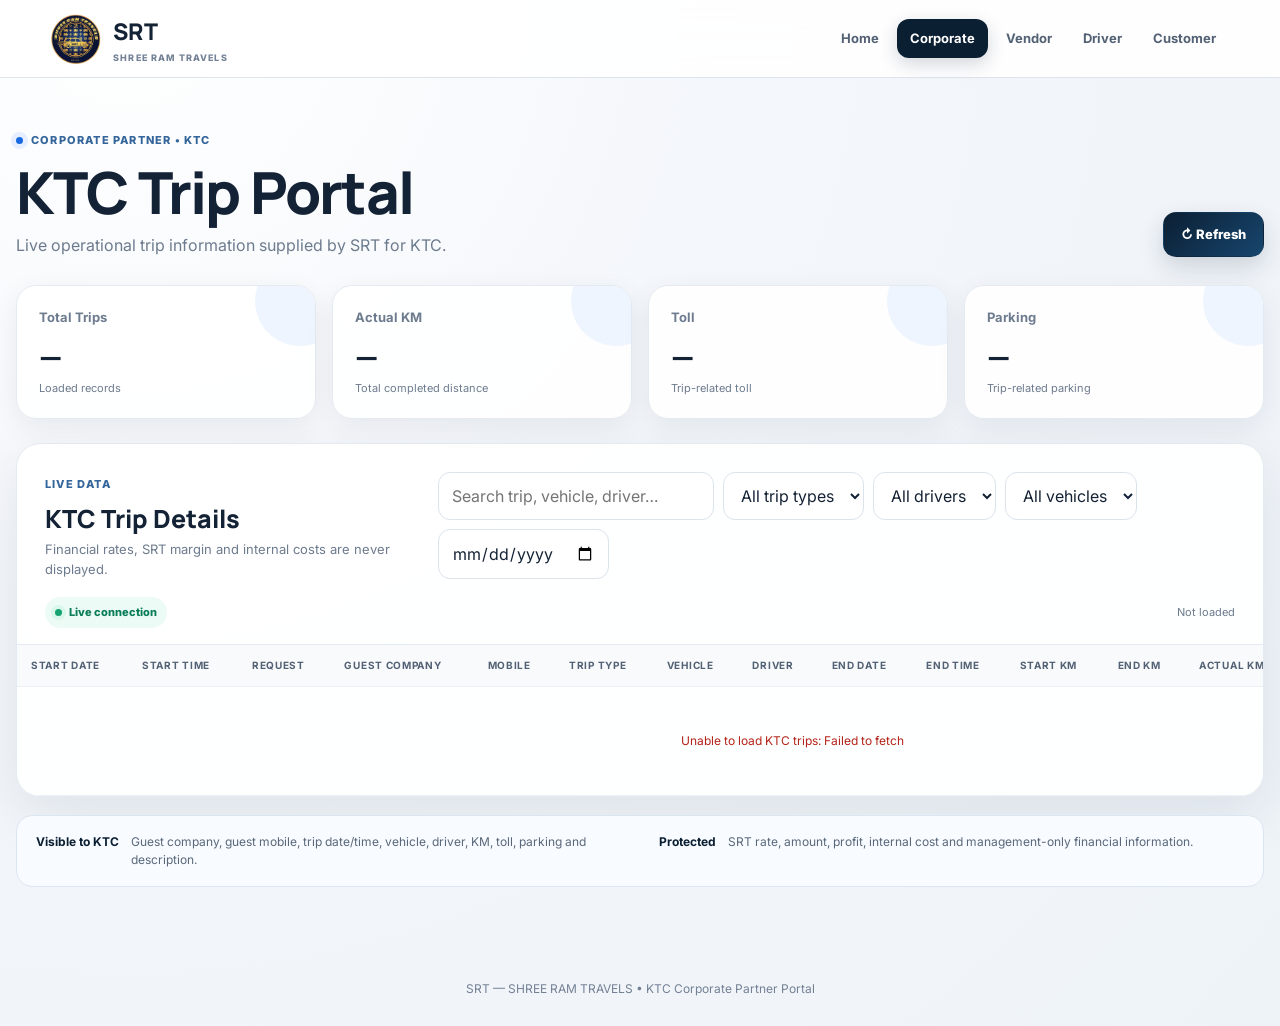
<file: company.html>
<!DOCTYPE html>
<html lang="en"><head><meta charset="UTF-8"><meta name="viewport" content="width=device-width,initial-scale=1">
<title>SRT | KTC Corporate Portal</title><link rel="stylesheet" href="css/style.css"></head>
<body>
<header class="topbar"><a class="brand" href="index.html"><img src="IMG/SRT LOGO.png" alt="SRT Logo"><span><b>SRT</b><small>SHREE RAM TRAVELS</small></span></a><nav><a href="index.html">Home</a><a class="active" href="company.html">Corporate</a><a href="vendor.html">Vendor</a><a href="driver.html">Driver</a><a href="customer.html">Customer</a></nav></header>
<main class="page-shell">
<section class="page-head"><div><div class="eyebrow"><span></span> CORPORATE PARTNER • KTC</div><h1>KTC Trip Portal</h1><p>Live operational trip information supplied by SRT for KTC.</p></div><button class="btn btn-primary" id="refreshBtn" onclick="loadKTCTrips()">↻ Refresh</button></section>
<section class="kpis"><div class="kpi"><span>Total Trips</span><strong id="cTrips">—</strong><small>Loaded records</small></div><div class="kpi"><span>Actual KM</span><strong id="cKm">—</strong><small>Total completed distance</small></div><div class="kpi"><span>Toll</span><strong id="cToll">—</strong><small>Trip-related toll</small></div><div class="kpi"><span>Parking</span><strong id="cParking">—</strong><small>Trip-related parking</small></div></section>
<section class="table-card"><div class="section-heading"><div><div class="eyebrow">LIVE DATA</div><h2>KTC Trip Details</h2><p>Financial rates, SRT margin and internal costs are never displayed.</p></div><div class="table-tools">
<input id="searchBox" type="search" placeholder="Search trip, vehicle, driver…">
<select id="typeFilter"><option value="">All trip types</option></select>
<select id="driverFilter"><option value="">All drivers</option></select>
<select id="vehicleFilter"><option value="">All vehicles</option></select>
<input id="dateFilter" type="date" aria-label="Filter by start date">
</div></div>
<div class="status-line"><span class="status-pill"><i></i> Live connection</span><span id="lastUpdated">Not loaded</span></div>
<div class="table-wrap"><table><thead><tr><th>Start Date</th><th>Start Time</th><th>Request</th><th>Guest Company</th><th>Mobile</th><th>Trip Type</th><th>Vehicle</th><th>Driver</th><th>End Date</th><th>End Time</th><th>Start KM</th><th>End KM</th><th>Actual KM</th><th>Toll</th><th>Parking</th><th>Description</th></tr></thead><tbody id="ktcBody"><tr><td colspan="16" class="empty">Press Refresh to load KTC trips.</td></tr></tbody></table></div></section>
<div class="notice"><b>Visible to KTC</b><span>Guest company, guest mobile, trip date/time, vehicle, driver, KM, toll, parking and description.</span><b>Protected</b><span>SRT rate, amount, profit, internal cost and management-only financial information.</span></div>
</main><footer>SRT — SHREE RAM TRAVELS <span>•</span> KTC Corporate Partner Portal</footer>
<script>
const API_URL='https://script.google.com/macros/s/AKfycbybgbOi9o91Q77ujLQnb5NOYYT-Zs_OhJevqTxl6trv7omlDxn_yP2Td0UQ_GIilWtsBg/exec';
let allRows=[];
const num=v=>Number(String(v??'').replace(/[^0-9.-]/g,''))||0;
const money=v=>'₹'+num(v).toLocaleString('en-IN',{maximumFractionDigits:0});
const val=(r,...keys)=>{for(const k of keys){if(r[k]!==undefined&&r[k]!==null&&String(r[k]).trim()!=='')return r[k]}return '-'};
function fillSelect(id, label, values){const s=document.getElementById(id),old=s.value;const vals=[...new Set(values.filter(x=>x&&x!=='-'))].sort();s.innerHTML='<option value="">All '+label+'</option>'+vals.map(x=>`<option>${x}</option>`).join('');if(vals.includes(old))s.value=old;}
function populateTypes(rows){
 fillSelect('typeFilter','trip types',rows.map(r=>val(r,'TRIP TYPE')));
 fillSelect('driverFilter','drivers',rows.map(r=>val(r,'DRIVER')));
 fillSelect('vehicleFilter','vehicles',rows.map(r=>val(r,'CAR','VEHICLE')));
}
function render(){
 const q=document.getElementById('searchBox').value.toLowerCase().trim();
 const type=document.getElementById('typeFilter').value;
 const driver=document.getElementById('driverFilter').value;
 const vehicle=document.getElementById('vehicleFilter').value;
 const date=document.getElementById('dateFilter').value;

 const rows=allRows.filter(r=>{
  const text=Object.values(r).join(' ').toLowerCase();
  const d=String(val(r,'Start Date')).trim();
  const iso=d.match(/^(\d{2})\/(\d{2})\/(\d{4})$/);
  const normalized=iso?`${iso[3]}-${iso[2]}-${iso[1]}`:d;
  return (!q||text.includes(q)) &&
         (!type||val(r,'TRIP TYPE')===type) &&
         (!driver||val(r,'DRIVER')===driver) &&
         (!vehicle||val(r,'CAR','VEHICLE')===vehicle) &&
         (!date||normalized===date);
 });

 // KPI tiles are calculated from the CURRENT filtered/search result, not allRows.
 let km=0, toll=0, parking=0;
 rows.forEach(r=>{
  km += num(r['Actual KM']);
  toll += num(r['Toll']);
  parking += num(r['Parking']);
 });

 document.getElementById('cTrips').textContent=rows.length.toLocaleString('en-IN');
 document.getElementById('cKm').textContent=km.toLocaleString('en-IN');
 document.getElementById('cToll').textContent=money(toll);
 document.getElementById('cParking').textContent=money(parking);

 const body=document.getElementById('ktcBody');
 if(!rows.length){
  body.innerHTML='<tr><td colspan="16" class="empty">No matching KTC trips found.</td></tr>';
  return;
 }

 body.innerHTML=rows.map(r=>`<tr><td>${val(r,'Start Date')}</td><td>${val(r,'Start Time')}</td><td>${val(r,'KTC Rq Num','REQUEST')}</td><td>${val(r,'GUEST COMPANY')}</td><td>${val(r,'GUEST MOBILE')}</td><td><span class="type-chip">${val(r,'TRIP TYPE')}</span></td><td>${val(r,'CAR','VEHICLE')}</td><td>${val(r,'DRIVER')}</td><td>${val(r,'End Date')}</td><td>${val(r,'End Time')}</td><td>${val(r,'Start KM')}</td><td>${val(r,'End KM')}</td><td><b>${val(r,'Actual KM')}</b></td><td>${money(val(r,'Toll'))}</td><td>${money(val(r,'Parking'))}</td><td class="desc">${val(r,'Trip Description','DESCRIPTION')}</td></tr>`).join('');
}
async function loadKTCTrips(){const btn=document.getElementById('refreshBtn');btn.disabled=true;btn.textContent='↻ Loading…'; try{const response=await fetch(API_URL+'?view=corporate&partner=KTC&t='+Date.now(),{cache:'no-store'});const data=await response.json();if(data.error)throw new Error(data.error);allRows=Array.isArray(data.trips)?data.trips:[];populateTypes(allRows);render();document.getElementById('lastUpdated').textContent='Updated '+new Date().toLocaleTimeString('en-IN',{hour:'2-digit',minute:'2-digit'});}catch(e){document.getElementById('ktcBody').innerHTML=`<tr><td colspan="16" class="empty error">Unable to load KTC trips: ${e.message}</td></tr>`}finally{btn.disabled=false;btn.textContent='↻ Refresh'}}
document.getElementById('searchBox').addEventListener('input',render);
document.getElementById('typeFilter').addEventListener('change',render);
document.getElementById('driverFilter').addEventListener('change',render);
document.getElementById('vehicleFilter').addEventListener('change',render);
document.getElementById('dateFilter').addEventListener('change',render);
loadKTCTrips();
</script></body></html>
</file>
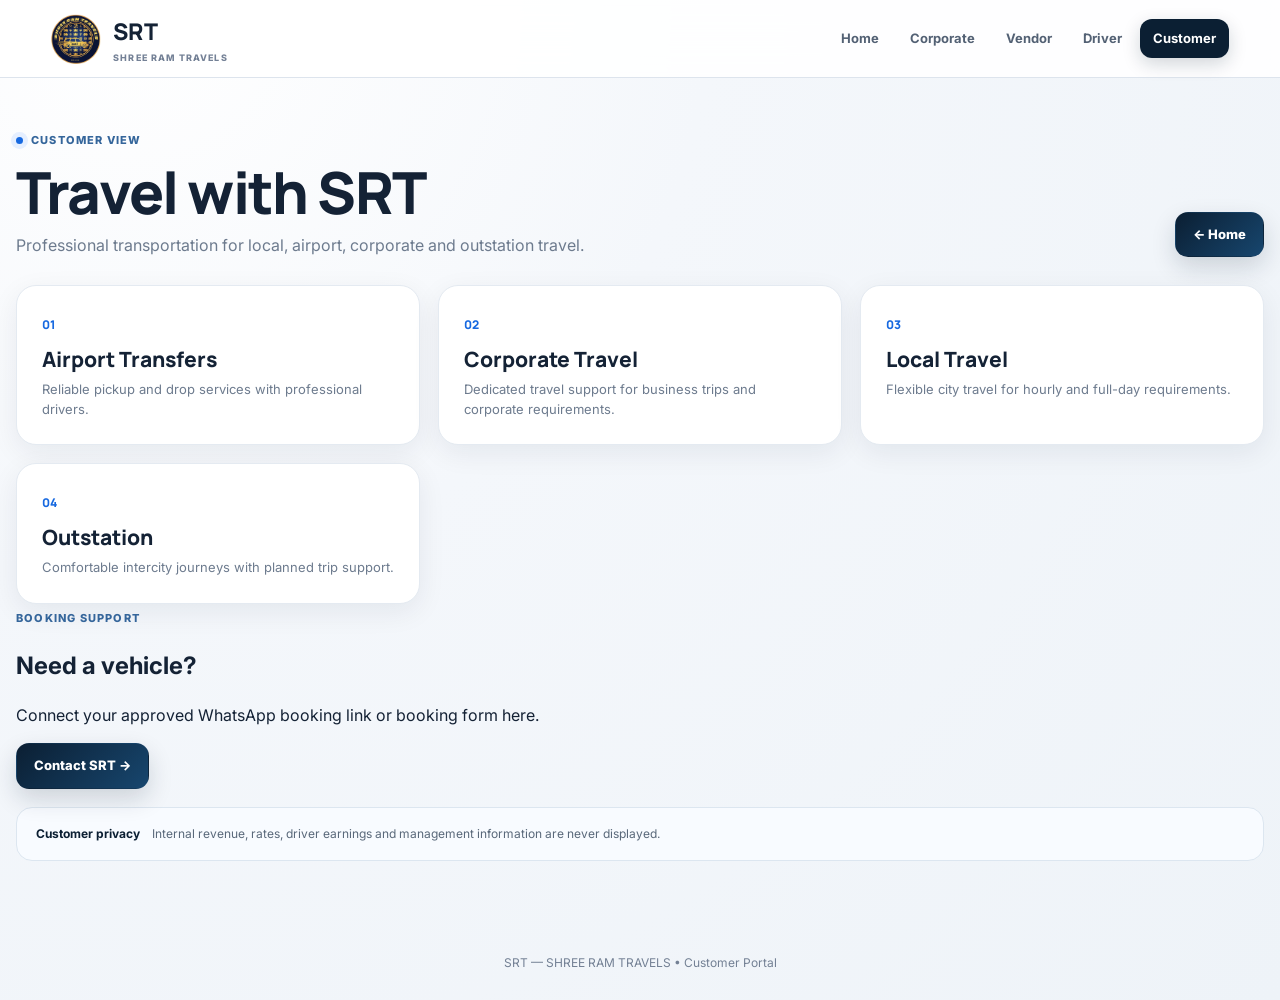
<file: customer.html>
<!DOCTYPE html><html lang="en"><head><meta charset="UTF-8"><meta name="viewport" content="width=device-width,initial-scale=1"><title>SRT | Customer Portal</title><link rel="stylesheet" href="css/style.css"></head><body>
<header class="topbar"><a class="brand" href="index.html"><img src="IMG/SRT LOGO.png" alt="SRT Logo"><span><b>SRT</b><small>SHREE RAM TRAVELS</small></span></a><nav><a href="index.html">Home</a><a href="company.html">Corporate</a><a href="vendor.html">Vendor</a><a href="driver.html">Driver</a><a class="active" href="customer.html">Customer</a></nav></header>
<main class="page-shell"><section class="page-head"><div><div class="eyebrow"><span></span> CUSTOMER VIEW</div><h1>Travel with SRT</h1><p>Professional transportation for local, airport, corporate and outstation travel.</p></div><a class="btn btn-primary" href="index.html">← Home</a></section>
<div class="service-grid"><article class="service-card"><span>01</span><h3>Airport Transfers</h3><p>Reliable pickup and drop services with professional drivers.</p></article><article class="service-card"><span>02</span><h3>Corporate Travel</h3><p>Dedicated travel support for business trips and corporate requirements.</p></article><article class="service-card"><span>03</span><h3>Local Travel</h3><p>Flexible city travel for hourly and full-day requirements.</p></article><article class="service-card"><span>04</span><h3>Outstation</h3><p>Comfortable intercity journeys with planned trip support.</p></article></div>
<section class="cta-card"><div><div class="eyebrow">BOOKING SUPPORT</div><h2>Need a vehicle?</h2><p>Connect your approved WhatsApp booking link or booking form here.</p></div><a class="btn btn-primary" href="index.html">Contact SRT →</a></section>
<div class="notice"><b>Customer privacy</b><span>Internal revenue, rates, driver earnings and management information are never displayed.</span></div></main><footer>SRT — SHREE RAM TRAVELS <span>•</span> Customer Portal</footer></body></html>
</file>
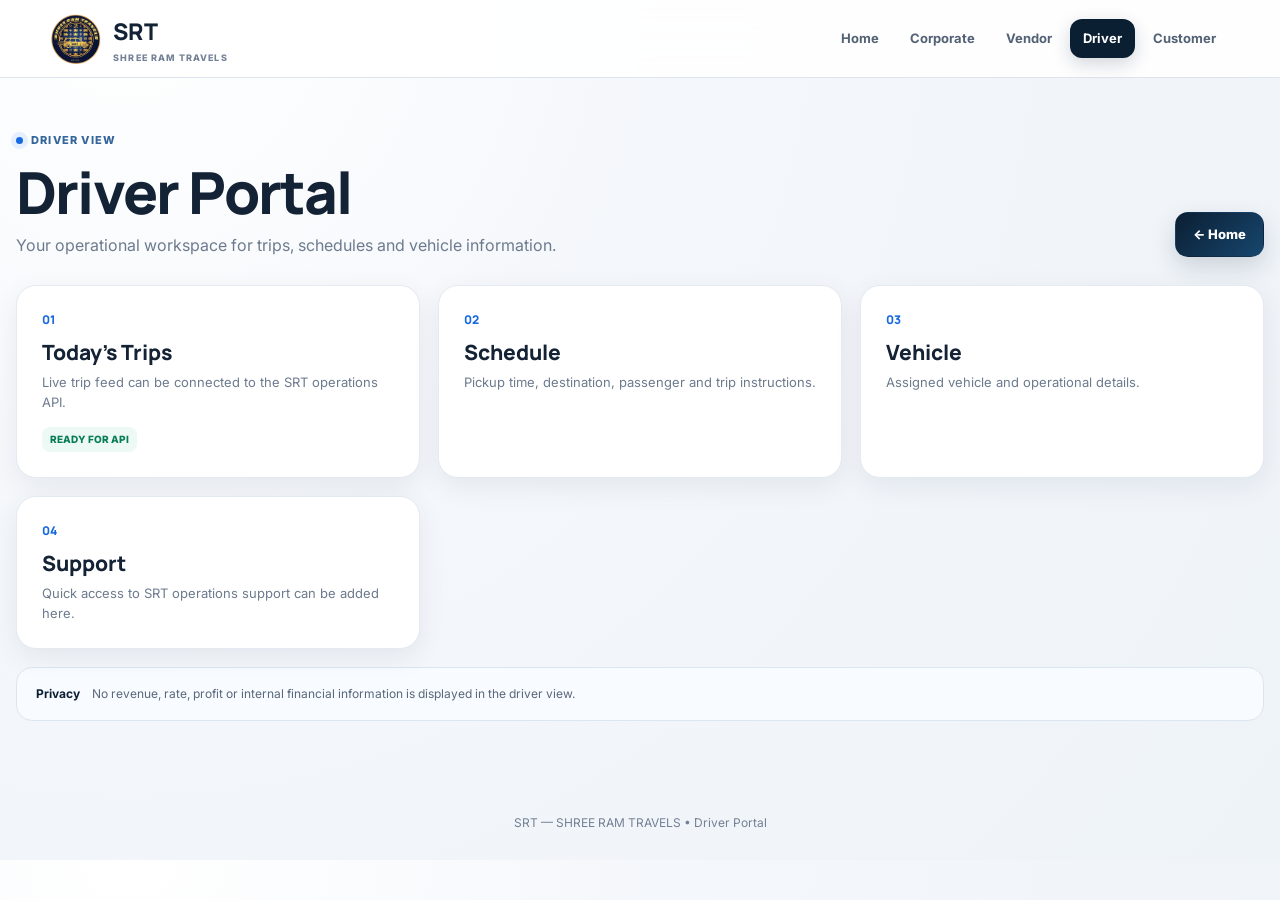
<file: driver.html>
<!DOCTYPE html><html lang="en"><head><meta charset="UTF-8"><meta name="viewport" content="width=device-width,initial-scale=1"><title>SRT | Driver Portal</title><link rel="stylesheet" href="css/style.css"></head><body>
<header class="topbar"><a class="brand" href="index.html"><img src="IMG/SRT LOGO.png" alt="SRT Logo"><span><b>SRT</b><small>SHREE RAM TRAVELS</small></span></a><nav><a href="index.html">Home</a><a href="company.html">Corporate</a><a href="vendor.html">Vendor</a><a class="active" href="driver.html">Driver</a><a href="customer.html">Customer</a></nav></header>
<main class="page-shell"><section class="page-head"><div><div class="eyebrow"><span></span> DRIVER VIEW</div><h1>Driver Portal</h1><p>Your operational workspace for trips, schedules and vehicle information.</p></div><a class="btn btn-primary" href="index.html">← Home</a></section>
<div class="feature-grid"><article class="feature-card highlight"><div class="feature-number">01</div><h3>Today's Trips</h3><p>Live trip feed can be connected to the SRT operations API.</p><span class="soft-label">READY FOR API</span></article><article class="feature-card"><div class="feature-number">02</div><h3>Schedule</h3><p>Pickup time, destination, passenger and trip instructions.</p></article><article class="feature-card"><div class="feature-number">03</div><h3>Vehicle</h3><p>Assigned vehicle and operational details.</p></article><article class="feature-card"><div class="feature-number">04</div><h3>Support</h3><p>Quick access to SRT operations support can be added here.</p></article></div>
<div class="notice"><b>Privacy</b><span>No revenue, rate, profit or internal financial information is displayed in the driver view.</span></div></main><footer>SRT — SHREE RAM TRAVELS <span>•</span> Driver Portal</footer></body></html>
</file>
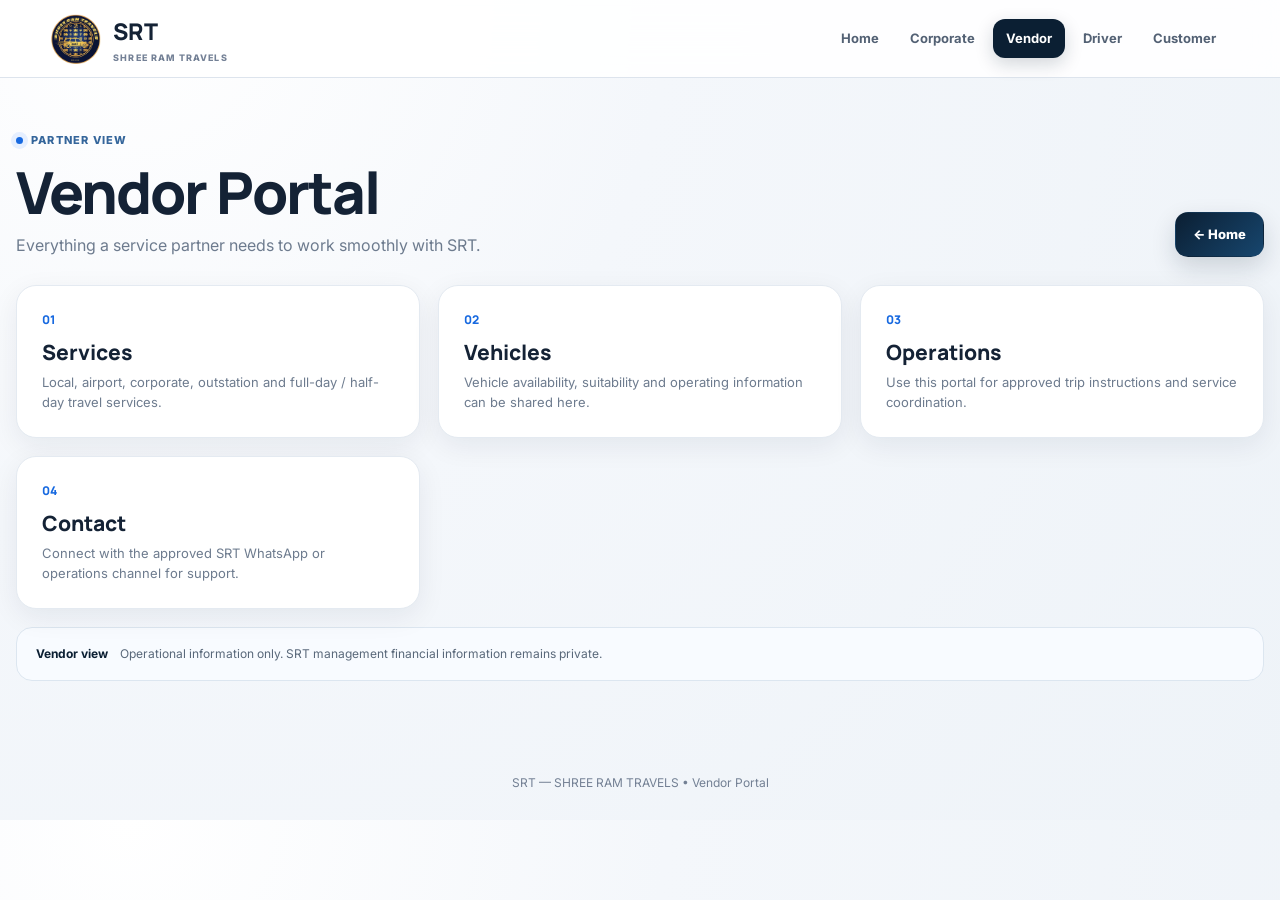
<file: vendor.html>
<!DOCTYPE html><html lang="en"><head><meta charset="UTF-8"><meta name="viewport" content="width=device-width,initial-scale=1"><title>SRT | Vendor Portal</title><link rel="stylesheet" href="css/style.css"></head><body>
<header class="topbar"><a class="brand" href="index.html"><img src="IMG/SRT LOGO.png" alt="SRT Logo"><span><b>SRT</b><small>SHREE RAM TRAVELS</small></span></a><nav><a href="index.html">Home</a><a href="company.html">Corporate</a><a class="active" href="vendor.html">Vendor</a><a href="driver.html">Driver</a><a href="customer.html">Customer</a></nav></header>
<main class="page-shell"><section class="page-head"><div><div class="eyebrow"><span></span> PARTNER VIEW</div><h1>Vendor Portal</h1><p>Everything a service partner needs to work smoothly with SRT.</p></div><a class="btn btn-primary" href="index.html">← Home</a></section>
<div class="feature-grid"><article class="feature-card"><div class="feature-number">01</div><h3>Services</h3><p>Local, airport, corporate, outstation and full-day / half-day travel services.</p></article><article class="feature-card"><div class="feature-number">02</div><h3>Vehicles</h3><p>Vehicle availability, suitability and operating information can be shared here.</p></article><article class="feature-card"><div class="feature-number">03</div><h3>Operations</h3><p>Use this portal for approved trip instructions and service coordination.</p></article><article class="feature-card"><div class="feature-number">04</div><h3>Contact</h3><p>Connect with the approved SRT WhatsApp or operations channel for support.</p></article></div>
<div class="notice"><b>Vendor view</b><span>Operational information only. SRT management financial information remains private.</span></div></main><footer>SRT — SHREE RAM TRAVELS <span>•</span> Vendor Portal</footer></body></html>
</file>
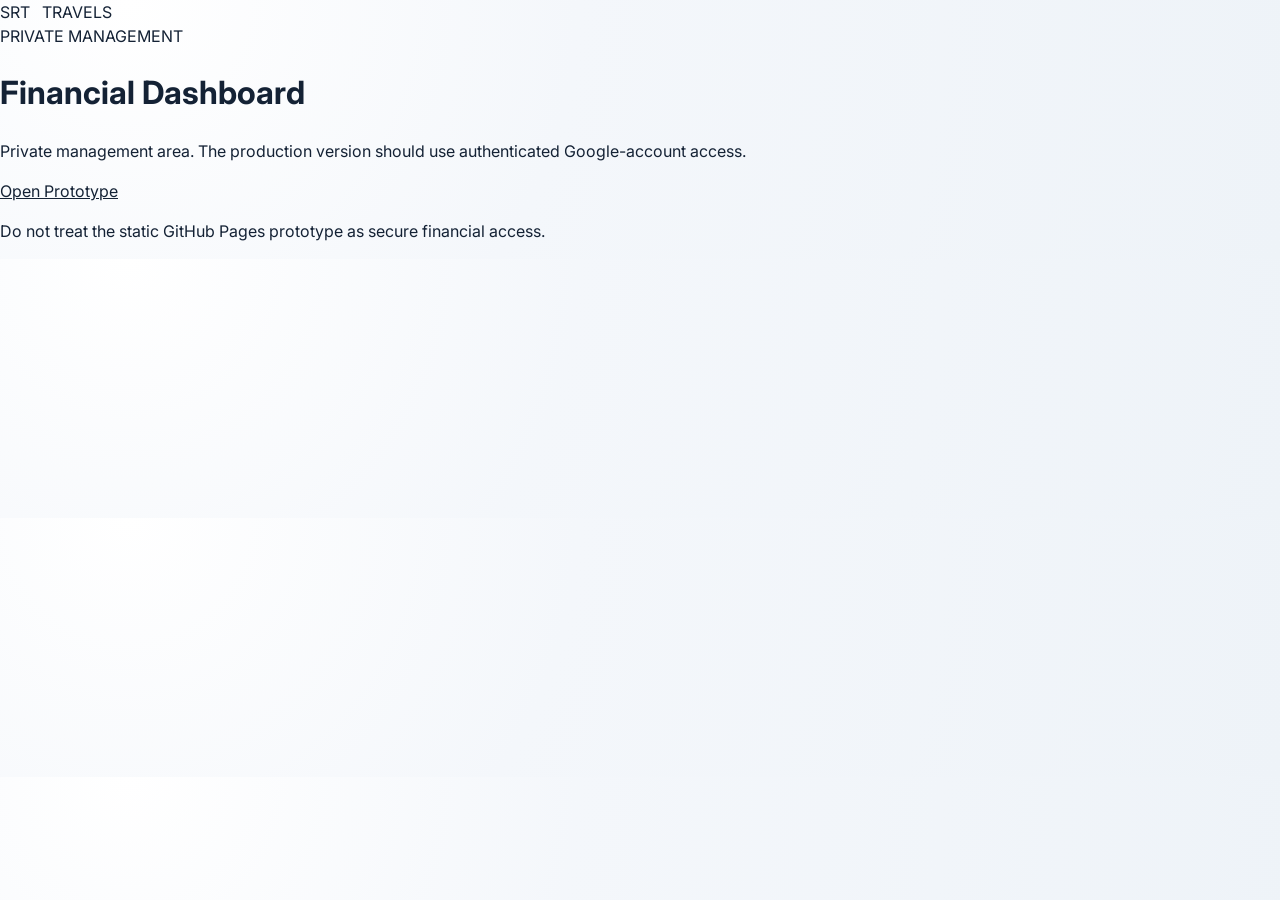
<file: financial/login.html>
<!DOCTYPE html><html><head><meta charset="UTF-8"><meta name="viewport" content="width=device-width,initial-scale=1"><title>SRT — SHREE RAM TRAVELS | Management</title><link rel="stylesheet" href="../css/style.css"></head><body class="center-page"><main class="login-card"><div class="brand">SRT <span>TRAVELS</span></div><div class="badge">PRIVATE MANAGEMENT</div><h1>Financial Dashboard</h1><p>Private management area. The production version should use authenticated Google-account access.</p><a class="primary-btn" href="dashboard.html">Open Prototype</a><p class="small">Do not treat the static GitHub Pages prototype as secure financial access.</p></main></body></html>
</file>
<file: css/style.css>
@import url('https://fonts.googleapis.com/css2?family=Inter:wght@400;500;600;700;800&family=Manrope:wght@600;700;800&display=swap');

:root{
  --navy:#0b1f33;
  --navy2:#102d4a;
  --blue:#1769e0;
  --blue2:#3b82f6;
  --gold:#d7a23a;
  --ink:#142235;
  --muted:#6d7b8e;
  --bg:#f4f7fb;
  --card:#ffffff;
  --line:#e4eaf1;
  --soft:#eef5ff;
  --success:#0f9f6e;
  --shadow:0 18px 55px rgba(15,35,60,.09);
  --shadow-sm:0 8px 28px rgba(15,35,60,.07);
  --radius:22px;
}
*{box-sizing:border-box}
html{scroll-behavior:smooth}
body{margin:0;background:radial-gradient(circle at 10% 0%,#fff 0,#f4f7fb 38%,#eef3f8 100%);color:var(--ink);font-family:Inter,system-ui,-apple-system,BlinkMacSystemFont,"Segoe UI",sans-serif;line-height:1.5}
a{color:inherit}
button,input,select{font:inherit}
button{cursor:pointer}
.topbar{
  height:78px;background:rgba(255,255,255,.88);backdrop-filter:blur(18px);
  border-bottom:1px solid rgba(218,226,236,.9);display:flex;align-items:center;
  justify-content:space-between;padding:0 clamp(16px,4vw,64px);position:sticky;top:0;z-index:50;
}
.brand{display:flex;align-items:center;gap:12px;text-decoration:none;min-width:0}
.brand img{width:50px;height:50px;object-fit:contain;display:block}
.brand span{display:flex;flex-direction:column;line-height:1}
.brand b{font:800 23px Manrope,Inter,sans-serif;letter-spacing:.3px}
.brand small{font-size:9px;font-weight:800;letter-spacing:1.15px;color:#748196;margin-top:6px}
.topbar nav{display:flex;gap:5px;align-items:center;flex-wrap:wrap}
.topbar nav a{padding:10px 13px;border-radius:12px;text-decoration:none;color:#536174;font-size:13px;font-weight:700;transition:.2s}
.topbar nav a:hover{background:#f0f5fb;color:var(--navy)}
.topbar nav a.active{background:var(--navy);color:#fff;box-shadow:0 6px 18px rgba(11,31,51,.18)}
.page-shell,.home-shell{width:min(1400px,calc(100% - 32px));margin:0 auto;padding:48px 0 65px}
.page-head{display:flex;align-items:end;justify-content:space-between;gap:28px;margin-bottom:28px}
.eyebrow{display:inline-flex;align-items:center;gap:8px;color:#35669b;font-size:11px;font-weight:800;letter-spacing:1.2px;text-transform:uppercase}
.eyebrow span{width:7px;height:7px;border-radius:50%;background:var(--blue);box-shadow:0 0 0 5px #e5efff}
.page-head h1{font:800 clamp(34px,5vw,58px)/1.02 Manrope,Inter,sans-serif;margin:12px 0 12px;letter-spacing:-1.8px}
.page-head p{margin:0;color:var(--muted);font-size:16px}
.btn{display:inline-flex;align-items:center;justify-content:center;gap:8px;padding:12px 17px;border-radius:13px;border:1px solid transparent;text-decoration:none;font-weight:800;font-size:13px;transition:.2s}
.btn-primary{background:linear-gradient(135deg,var(--navy),#17466e);color:#fff;box-shadow:0 10px 25px rgba(11,31,51,.16)}
.btn-primary:hover{transform:translateY(-1px);box-shadow:0 14px 30px rgba(11,31,51,.22)}
.btn-soft{background:#fff;border-color:var(--line);color:var(--navy)}
.btn:disabled{opacity:.65;cursor:wait}
.kpis{display:grid;grid-template-columns:repeat(4,1fr);gap:16px;margin-bottom:24px}
.kpi{position:relative;overflow:hidden;background:rgba(255,255,255,.94);border:1px solid var(--line);border-radius:20px;padding:22px;box-shadow:var(--shadow-sm)}
.kpi:after{content:"";position:absolute;width:90px;height:90px;border-radius:50%;right:-30px;top:-30px;background:#eef5ff}
.kpi span,.kpi small{display:block;position:relative;z-index:1;color:var(--muted)}
.kpi span{font-size:13px;font-weight:700}
.kpi strong{display:block;position:relative;z-index:1;font:800 30px Manrope,Inter,sans-serif;margin:8px 0 3px;letter-spacing:-.8px}
.kpi small{font-size:11px}
.table-card{background:rgba(255,255,255,.96);border:1px solid var(--line);border-radius:24px;box-shadow:var(--shadow);overflow:hidden}
.section-heading{display:flex;justify-content:space-between;align-items:end;gap:20px;padding:26px 28px 18px}
.section-heading h2{font:800 25px Manrope,Inter,sans-serif;margin:7px 0 4px}
.section-heading p{margin:0;color:var(--muted);font-size:13px}
.table-tools{display:flex;gap:9px;flex-wrap:wrap}
.table-tools input,.table-tools select,.filters input,.filters select{
  border:1px solid #dbe3ec;background:#fff;color:var(--ink);border-radius:12px;
  padding:11px 13px;outline:none;min-height:42px;
}
.table-tools input:focus,.table-tools select:focus,.filters input:focus,.filters select:focus{
  border-color:#8db5ed;box-shadow:0 0 0 4px #eaf2ff;
}
.status-line{display:flex;justify-content:space-between;align-items:center;padding:0 28px 16px;color:var(--muted);font-size:11px}
.status-pill{display:inline-flex;align-items:center;gap:7px;padding:7px 10px;border-radius:99px;background:#ecfbf5;color:#087d58;font-weight:800}
.status-pill i{width:7px;height:7px;border-radius:50%;background:#16a36f;box-shadow:0 0 0 4px #d9f7eb}
.table-wrap{overflow:auto;border-top:1px solid var(--line)}
table{width:100%;min-width:1550px;border-collapse:separate;border-spacing:0;font-size:12px}
th,td{padding:13px 14px;text-align:left;border-bottom:1px solid #edf1f5;white-space:nowrap}
th{background:#f8fafc;color:#536174;font-size:10px;text-transform:uppercase;letter-spacing:.7px;position:sticky;top:0;z-index:2}
tbody tr:hover td{background:#f8fbff}
.type-chip{display:inline-flex;padding:5px 8px;border-radius:8px;background:#eef5ff;color:#245c9e;font-weight:800;font-size:10px}
.desc{max-width:260px;white-space:normal!important;color:#5d6b7b}
.empty{text-align:center!important;padding:45px!important;color:var(--muted)}
.error{color:#b42318!important}
.notice{margin-top:18px;display:grid;grid-template-columns:auto 1fr auto 1fr;gap:8px 12px;padding:17px 19px;border:1px solid #dce6f0;border-radius:16px;background:#f8fbff;color:#59687a;font-size:12px}
.notice b{color:var(--navy)}
footer{padding:28px 16px;text-align:center;color:#738094;font-size:12px}
.hero-modern{display:grid;grid-template-columns:1.05fr .95fr;gap:45px;align-items:center;padding:50px 0}
.hero-copy h1{font:800 clamp(42px,6vw,78px)/.98 Manrope,Inter,sans-serif;letter-spacing:-3px;margin:18px 0}
.hero-copy h1 em{font-style:normal;color:var(--blue)}
.hero-copy p{max-width:650px;color:var(--muted);font-size:17px}
.hero-actions{display:flex;gap:10px;flex-wrap:wrap;margin-top:25px}
.hero-visual{min-height:350px}
.route-card{height:100%;min-height:350px;border-radius:30px;background:linear-gradient(145deg,#0b1f33,#17466e);color:#fff;padding:28px;box-shadow:var(--shadow);position:relative;overflow:hidden}
.route-card:after{content:"";position:absolute;width:280px;height:280px;border:1px solid rgba(255,255,255,.12);border-radius:50%;right:-70px;bottom:-90px;box-shadow:0 0 0 35px rgba(255,255,255,.03),0 0 0 70px rgba(255,255,255,.02)}
.feature-grid,.service-grid{display:grid;grid-template-columns:repeat(3,1fr);gap:18px}
.feature-card,.service-card{background:#fff;border:1px solid var(--line);border-radius:20px;padding:25px;box-shadow:var(--shadow-sm)}
.feature-number,.service-card>span{font:800 12px Manrope;color:var(--blue)}
.feature-card h3,.service-card h3{margin:10px 0 7px;font:800 21px Manrope}
.feature-card p,.service-card p{margin:0;color:var(--muted);font-size:13px}
.soft-label{display:inline-flex;margin-top:15px;padding:5px 8px;border-radius:8px;background:#edf9f4;color:#087d58;font-size:10px;font-weight:800}
.filters{display:flex;gap:10px;flex-wrap:wrap;background:#fff;border:1px solid var(--line);padding:15px;border-radius:18px;margin-bottom:18px;box-shadow:var(--shadow-sm)}
.filters>*{flex:1;min-width:150px}
@media(max-width:950px){.topbar{height:auto;min-height:72px;padding:10px 16px;gap:10px}.topbar nav{justify-content:flex-end}.page-head{align-items:flex-start;flex-direction:column}.kpis{grid-template-columns:repeat(2,1fr)}.hero-modern{grid-template-columns:1fr}.notice{grid-template-columns:1fr}}
@media(max-width:600px){.topbar{align-items:flex-start;flex-direction:column}.topbar nav{width:100%;justify-content:flex-start;overflow:auto;flex-wrap:nowrap}.topbar nav a{white-space:nowrap}.page-shell,.home-shell{width:min(100% - 22px,1400px);padding:30px 0 45px}.brand img{width:44px;height:44px}.page-head h1{font-size:38px}.kpis{grid-template-columns:1fr 1fr;gap:10px}.kpi{padding:16px}.kpi strong{font-size:24px}.section-heading{padding:20px 17px 14px;align-items:flex-start;flex-direction:column}.status-line{padding:0 17px 14px}.feature-grid,.service-grid{grid-template-columns:1fr}.hero-modern{padding:25px 0}.hero-copy h1{font-size:48px;letter-spacing:-2px}}

/* SRT logo — enlarged to approximately double the previous header size */
.srt-brand img {
    width: 104px;
    height: 104px;
    object-fit: contain;
    display: block;
}

/* =========================================================
   SRT LANDING — PREMIUM 3D SPACE / TRAVEL BACKGROUND
   ========================================================= */
.landing-page{background:#030914;overflow-x:hidden}
.landing-page .topbar{background:rgba(3,12,24,.62);border-bottom-color:rgba(255,255,255,.10);backdrop-filter:blur(18px);-webkit-backdrop-filter:blur(18px)}
.landing-page .brand{color:#fff}
.landing-page .brand small{color:rgba(255,255,255,.62)}
.landing-page .topbar nav a{color:rgba(255,255,255,.76)}
.landing-page .topbar nav a:hover{background:rgba(255,255,255,.08);color:#fff}
.landing-page .topbar nav a.active{background:rgba(255,255,255,.14);color:#fff;border:1px solid rgba(255,255,255,.12);box-shadow:0 8px 25px rgba(0,0,0,.18)}
#srt-3d-bg{position:fixed;inset:0;z-index:0;pointer-events:none;background:radial-gradient(circle at 70% 42%,rgba(24,105,224,.13),transparent 30%),#030914}
#srt-space-canvas{width:100%;height:100%;display:block}
.landing-overlay{position:fixed;inset:0;z-index:1;pointer-events:none;background:linear-gradient(90deg,rgba(3,9,20,.94) 0%,rgba(3,9,20,.80) 34%,rgba(3,9,20,.28) 66%,rgba(3,9,20,.20) 100%),linear-gradient(180deg,rgba(3,9,20,.30),rgba(3,9,20,.08) 45%,rgba(3,9,20,.58))}
.landing-page .topbar,.landing-page .home-shell,.landing-page footer{position:relative;z-index:2}
.landing-page .home-shell{color:#fff}
.landing-page .hero-copy h1{color:#fff;text-shadow:0 12px 50px rgba(0,0,0,.45)}
.landing-page .hero-copy h1 em{background:linear-gradient(90deg,#65b7ff,#a8d8ff);-webkit-background-clip:text;background-clip:text;color:transparent}
.landing-page .hero-copy p{color:rgba(231,240,251,.72)}
.landing-page .eyebrow{color:#8bc6ff}
.landing-page .eyebrow span{background:#51a7ff;box-shadow:0 0 0 5px rgba(81,167,255,.12)}
.landing-page .btn-primary{background:linear-gradient(135deg,#1769e0,#0d4ca8);border:1px solid rgba(255,255,255,.12)}
.landing-page .btn-soft{background:rgba(255,255,255,.08);border-color:rgba(255,255,255,.16);color:#fff;backdrop-filter:blur(12px)}
.landing-page .route-card{background:rgba(8,25,46,.48);border:1px solid rgba(255,255,255,.12);backdrop-filter:blur(16px);-webkit-backdrop-filter:blur(16px)}
.landing-page .section-block{margin-top:30px}
.landing-page .section-title h2{color:#fff}
.landing-page .section-title p{color:rgba(231,240,251,.62)}
.landing-page .portal-card{background:rgba(7,20,37,.62);border-color:rgba(255,255,255,.10);color:#fff;backdrop-filter:blur(14px);-webkit-backdrop-filter:blur(14px);box-shadow:0 20px 60px rgba(0,0,0,.22)}
.landing-page .portal-card p{color:rgba(231,240,251,.64)}
.landing-page .portal-card b{color:#9bd0ff}
.landing-page .trust-strip{background:rgba(7,20,37,.56);border-color:rgba(255,255,255,.10);color:#fff;backdrop-filter:blur(14px)}
.landing-page footer{color:rgba(231,240,251,.50)}
@media(max-width:700px){.landing-overlay{background:linear-gradient(180deg,rgba(3,9,20,.82),rgba(3,9,20,.42) 45%,rgba(3,9,20,.86))}.landing-page #srt-3d-bg{opacity:.85}.landing-page .hero-visual{min-height:280px}.landing-page .route-card{min-height:280px}}
@media(prefers-reduced-motion:reduce){#srt-3d-bg{display:none}.landing-page{background:linear-gradient(135deg,#061426,#0b1f33)}}

.portal-grid{display:grid;grid-template-columns:repeat(4,1fr);gap:16px}
.portal-card{display:flex;gap:15px;align-items:flex-start;padding:20px;border:1px solid var(--line);border-radius:20px;text-decoration:none;box-shadow:var(--shadow-sm);transition:.25s}
.portal-card:hover{transform:translateY(-4px);box-shadow:var(--shadow)}
.portal-card .card-icon{width:42px;height:42px;display:grid;place-items:center;border-radius:13px;background:#eef5ff;color:var(--blue);font-weight:800;flex:0 0 auto}
.card-tag{font-size:9px;font-weight:800;letter-spacing:1px;color:#7c8da2}
.portal-card h3{margin:6px 0;font:800 18px Manrope,Inter,sans-serif}.portal-card p{margin:0 0 10px;font-size:12px;color:var(--muted)}
.portal-card b{font-size:11px;color:var(--navy)}
.section-block{margin-top:20px}.section-title{display:flex;justify-content:space-between;align-items:end;gap:20px;margin-bottom:15px}.section-title h2{margin:6px 0 0;font:800 28px Manrope,Inter,sans-serif}.section-title p{max-width:460px;margin:0;color:var(--muted);font-size:13px}.trust-strip{margin-top:28px;padding:18px 20px;border:1px solid var(--line);border-radius:18px;background:#fff;display:flex;justify-content:space-between;align-items:center;gap:15px}.trust-strip div{display:flex;gap:10px;align-items:baseline}.trust-strip b{font:800 18px Manrope}.trust-strip span{font-size:10px;font-weight:800;letter-spacing:1px;color:var(--muted)}.trust-strip p{margin:0;color:var(--muted);font-size:12px}
@media(max-width:950px){.portal-grid{grid-template-columns:repeat(2,1fr)}.trust-strip{flex-direction:column;align-items:flex-start}}
@media(max-width:600px){.portal-grid{grid-template-columns:1fr}.section-title{align-items:flex-start;flex-direction:column}.trust-strip{padding:15px}}
</file>
